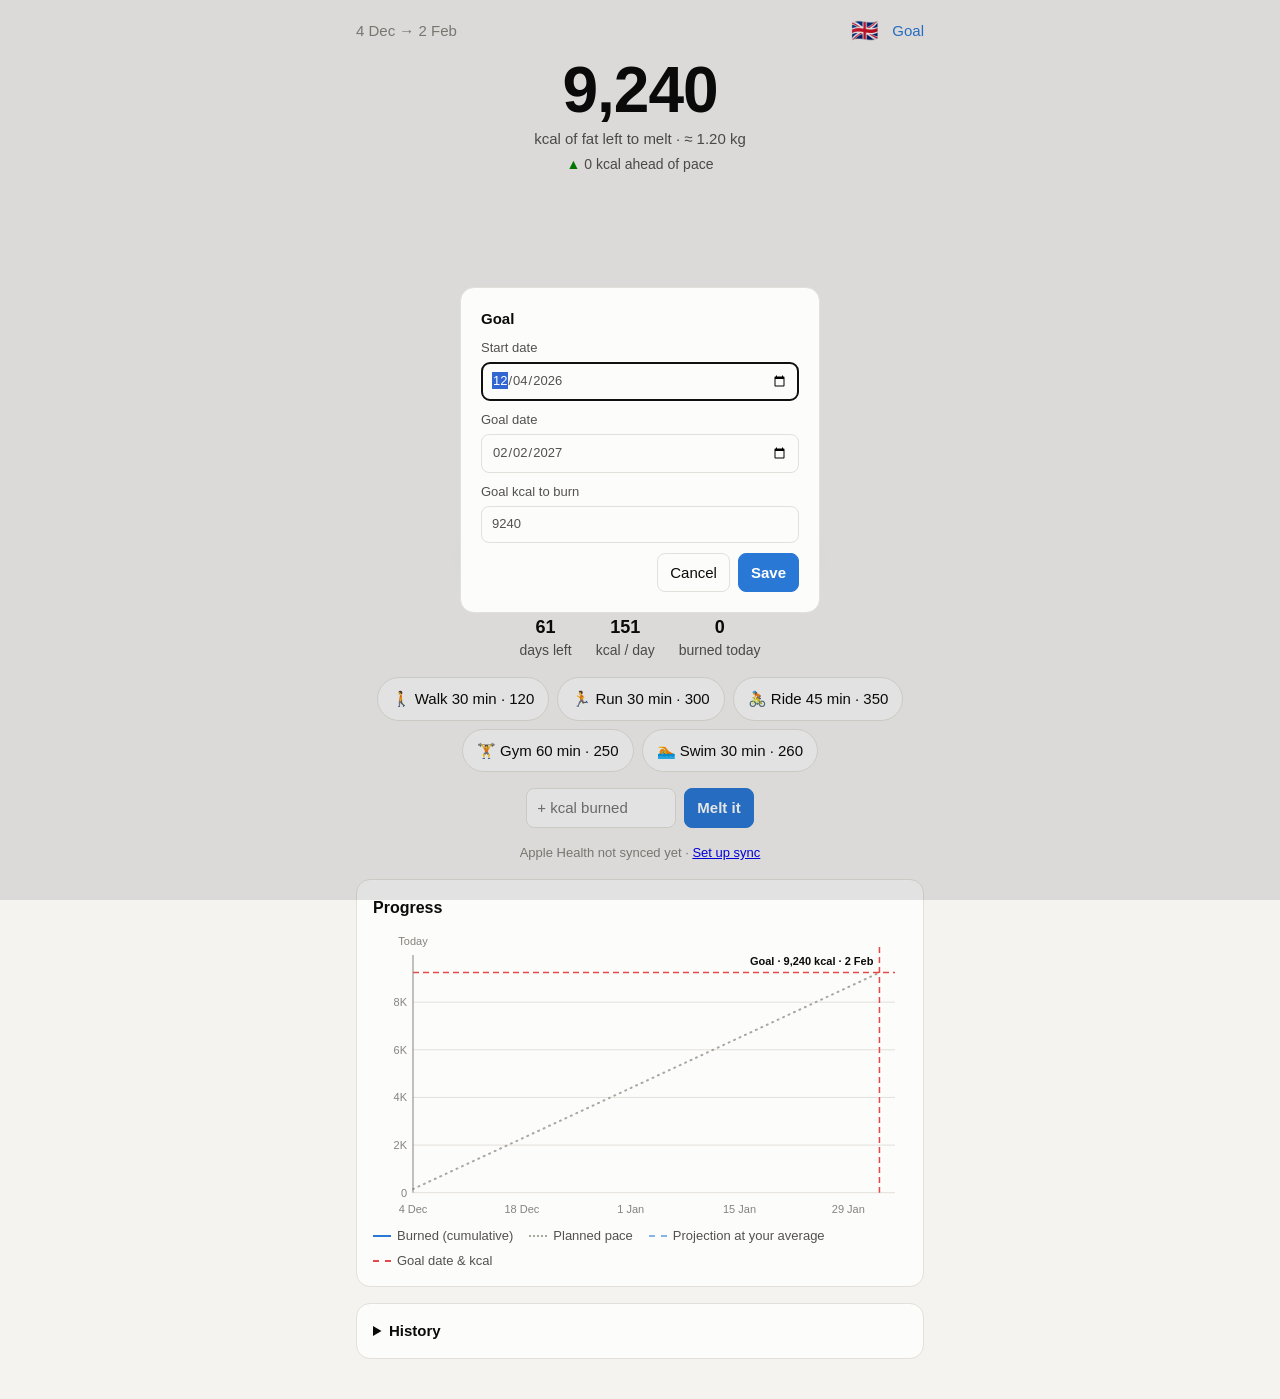
<file: index.html>
<!doctype html>
<html lang="en">
<head>
<meta charset="utf-8">
<meta name="viewport" content="width=device-width, initial-scale=1, viewport-fit=cover">
<title>Burn Goal</title>
<link rel="stylesheet" href="style.css">
</head>
<body>
<main class="app">
  <div class="top">
    <span id="range" class="muted"></span>
    <div class="top-actions">
      <label class="lang"><span id="lang-flag" aria-hidden="true"></span><select id="lang" data-i18n-aria-label="language"></select></label>
      <button class="link" id="open-settings" data-i18n="goal">Goal</button>
    </div>
  </div>

  <section class="count">
    <div class="big num" id="left-num"></div>
    <div class="sub" id="left-sub"></div>
    <div id="status" class="status"></div>
  </section>

  <div id="fat" class="fat"></div>

  <div class="facts">
    <div><b class="num" id="days-left"></b><span data-i18n="daysLeft">days left</span></div>
    <div><b class="num" id="per-day"></b><span data-i18n="perDay">kcal / day</span></div>
    <div><b class="num" id="today-kcal"></b><span data-i18n="burnedToday">burned today</span></div>
  </div>

  <div class="chips" id="chips"></div>
  <form class="custom" id="custom-form">
    <input type="number" name="kcal" placeholder="+ kcal burned" min="1" inputmode="numeric" required aria-label="Add kcal burned by hand"
           data-i18n-placeholder="addPlaceholder" data-i18n-aria-label="addLabel">
    <button class="primary" data-i18n="meltIt">Melt it</button>
  </form>
  <p class="sync muted" id="sync-info"></p>

  <section class="card">
    <h2 data-i18n="progress">Progress</h2>
    <div class="chart-wrap" id="chart"></div>
    <div class="legend">
      <span><i class="key burned"></i><span data-i18n="legendBurned">Burned (cumulative)</span></span>
      <span><i class="key pace"></i><span data-i18n="legendPace">Planned pace</span></span>
      <span><i class="key projection"></i><span data-i18n="legendProjection">Projection at your average</span></span>
      <span><i class="key goal"></i><span data-i18n="legendGoal">Goal date &amp; kcal</span></span>
    </div>
  </section>

  <details class="card history">
    <summary data-i18n="history">History</summary>
    <ul id="history"></ul>
  </details>
</main>

<dialog id="settings">
  <form method="dialog" id="settings-form">
    <strong data-i18n="goal">Goal</strong>
    <label><span data-i18n="startDate">Start date</span> <input type="date" name="startDate" required></label>
    <label><span data-i18n="goalDate">Goal date</span> <input type="date" name="goalDate" required></label>
    <label><span data-i18n="goalKcal">Goal kcal to burn</span> <input type="number" name="goalKcal" min="1" step="1" required></label>
    <div class="actions">
      <button value="cancel" formnovalidate data-i18n="cancel">Cancel</button>
      <button class="primary" value="save" data-i18n="save">Save</button>
    </div>
  </form>
</dialog>

<div class="toast" id="toast" role="status" aria-live="polite"></div>
<script type="module" src="src/app.js"></script>
</body>
</html>
</file>
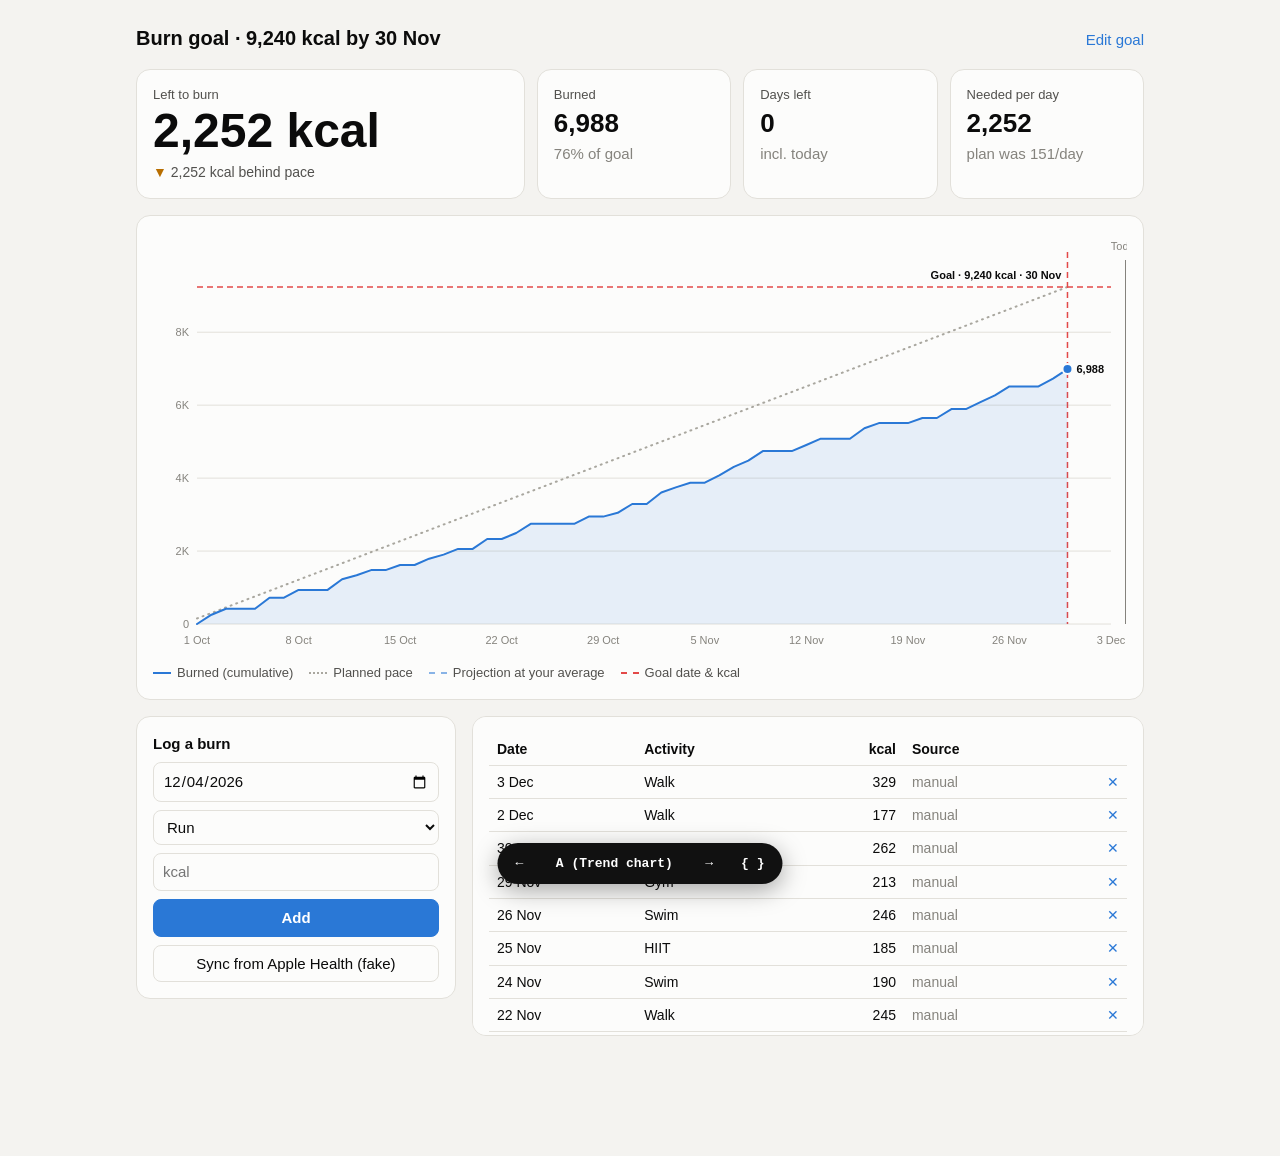
<file: prototype-burn-ui.html>
<!doctype html>
<!--
  PROTOTYPE — throwaway. Do not build on this file.
  Question: "What should the kcal-burn-to-goal visualizer look like?"
  Plan: three structurally different variants on one page, switchable via ?variant=A|B|C
        and the floating bottom bar (or ← / → keys).
    A — Trend chart   (cumulative line plot, red dashed goal date + goal kcal)
    B — Melting fat   (a block of fat that shrinks as you burn; quick-add chips)
    C — Day grid      (calendar of days to the goal; today's target first; tap a day to log)
  State is in memory only (reload = reset to seed data). "Apple Health" sync is a FAKE stub.
  Run: double-click this file, or `python3 -m http.server` and open /prototype-burn-ui.html
-->
<html lang="en">
<head>
<meta charset="utf-8">
<meta name="viewport" content="width=device-width, initial-scale=1">
<title>Burn Goal Prototype</title>
<style>
  :root {
    color-scheme: light;
    --surface-0: #f4f3f0;
    --surface-1: #fcfcfb;
    --surface-2: #efeee9;
    --border: #e2e0da;
    --text-primary: #0b0b0b;
    --text-secondary: #52514e;
    --text-muted: #85837d;
    --series-1: #2a78d6;
    --series-1-wash: rgba(42,120,214,.10);
    --pace: #a9a79f;
    --goal: #e34948;
    --good: #008300;
    --warn: #b86e00;
    --seq-0: #efeee9; --seq-1: #cde2fb; --seq-2: #86b6ef; --seq-3: #3987e5; --seq-4: #1c5cab;
    --fat: #f7e4a4; --fat-edge: #e0c066; --fat-shade: #efd27f; --fat-marble: #fff4cf;
    --heat-a: rgba(235,104,52,.28); --heat-b: rgba(235,104,52,0);
  }
  @media (prefers-color-scheme: dark) {
    :root:not([data-theme="light"]) {
      color-scheme: dark;
      --surface-0: #121211; --surface-1: #1a1a19; --surface-2: #252523; --border: #34332f;
      --text-primary: #f0efec; --text-secondary: #c3c2b7; --text-muted: #8f8d85;
      --series-1: #3987e5; --series-1-wash: rgba(57,135,229,.14); --pace: #6c6a63;
      --goal: #e66767; --good: #3fae3f; --warn: #e0a030;
      --seq-0: #252523; --seq-1: #184f95; --seq-2: #256abf; --seq-3: #3987e5; --seq-4: #86b6ef;
      --fat: #e9cf7f; --fat-edge: #c9a645; --fat-shade: #d9b95e; --fat-marble: #f6e3a8;
      --heat-a: rgba(217,89,38,.35); --heat-b: rgba(217,89,38,0);
    }
  }
  :root[data-theme="dark"] {
    color-scheme: dark;
    --surface-0: #121211; --surface-1: #1a1a19; --surface-2: #252523; --border: #34332f;
    --text-primary: #f0efec; --text-secondary: #c3c2b7; --text-muted: #8f8d85;
    --series-1: #3987e5; --series-1-wash: rgba(57,135,229,.14); --pace: #6c6a63;
    --goal: #e66767; --good: #3fae3f; --warn: #e0a030;
    --seq-0: #252523; --seq-1: #184f95; --seq-2: #256abf; --seq-3: #3987e5; --seq-4: #86b6ef;
    --fat: #e9cf7f; --fat-edge: #c9a645; --fat-shade: #d9b95e; --fat-marble: #f6e3a8;
    --heat-a: rgba(217,89,38,.35); --heat-b: rgba(217,89,38,0);
  }
  * { box-sizing: border-box; }
  body { margin: 0; background: var(--surface-0); color: var(--text-primary);
         font: 15px/1.45 -apple-system, BlinkMacSystemFont, "Segoe UI", Roboto, sans-serif;
         padding-bottom: 96px; }
  button, input, select { font: inherit; color: inherit; }
  input, select { background: var(--surface-1); border: 1px solid var(--border); border-radius: 8px; padding: 7px 9px; min-width: 0; }
  button { cursor: pointer; border: 1px solid var(--border); background: var(--surface-1); border-radius: 8px; padding: 7px 12px; }
  button.primary { background: var(--series-1); border-color: var(--series-1); color: #fff; font-weight: 600; }
  button.link { border: 0; background: none; padding: 0; color: var(--series-1); }
  .muted { color: var(--text-muted); }
  .secondary { color: var(--text-secondary); }
  .num { font-variant-numeric: tabular-nums; }
  .card { background: var(--surface-1); border: 1px solid var(--border); border-radius: 14px; padding: 16px; }

  /* ---------- Variant A: Trend chart ---------- */
  .va { max-width: 1040px; margin: 0 auto; padding: 24px 16px; display: grid; gap: 16px; }
  .va header { display: flex; justify-content: space-between; align-items: baseline; gap: 12px; flex-wrap: wrap; }
  .va h1 { margin: 0; font-size: 20px; }
  .va .tiles { display: grid; grid-template-columns: 2fr 1fr 1fr 1fr; gap: 12px; }
  .va .tile .label { color: var(--text-secondary); font-size: 13px; }
  .va .tile .value { font-size: 26px; font-weight: 600; }
  .va .tile.hero .value { font-size: 48px; line-height: 1.1; }
  .va .status { font-size: 14px; margin-top: 4px; }
  .va .chart-wrap { position: relative; }
  .va svg text { fill: var(--text-muted); font-size: 11px; }
  .va .tip { position: absolute; pointer-events: none; background: var(--surface-1); border: 1px solid var(--border);
             border-radius: 8px; padding: 8px 10px; font-size: 13px; box-shadow: 0 4px 16px rgba(0,0,0,.12); white-space: nowrap; display: none; }
  .va .legend { display: flex; gap: 16px; flex-wrap: wrap; font-size: 13px; color: var(--text-secondary); margin-top: 6px; }
  .va .legend i { display: inline-block; width: 18px; height: 0; vertical-align: middle; margin-right: 6px; border-top: 2px solid; }
  .va .bottom { display: grid; grid-template-columns: 320px 1fr; gap: 16px; align-items: start; }
  .va form { display: grid; gap: 8px; }
  .va table { width: 100%; border-collapse: collapse; font-size: 14px; }
  .va th, .va td { text-align: left; padding: 6px 8px; border-bottom: 1px solid var(--border); }
  .va td.r, .va th.r { text-align: right; }
  .va .log { max-height: 320px; overflow: auto; }
  @media (max-width: 760px) {
    .va .tiles { grid-template-columns: 1fr 1fr; } .va .tile.hero { grid-column: 1 / -1; }
    .va .bottom { grid-template-columns: 1fr; }
  }

  /* ---------- Variant B: Melting fat ---------- */
  .vb { display: flex; flex-direction: column; align-items: center; padding: 20px 16px; }
  .vb #vb-fat { width: min(420px, 100%); background: radial-gradient(ellipse 60% 22% at 50% 90%, var(--heat-a), var(--heat-b) 75%); }
  .vb .top { width: 100%; max-width: 560px; display: flex; justify-content: space-between; align-items: center; }
  .vb .count { text-align: center; margin-top: 8px; }
  .vb .count .big { font-size: 64px; font-weight: 700; line-height: 1; letter-spacing: -1px; }
  .vb .count .sub { color: var(--text-secondary); margin-top: 6px; }
  .vb svg { width: min(420px, 100%); height: auto; display: block; }
  .vb .facts { display: flex; gap: 24px; justify-content: center; flex-wrap: wrap; color: var(--text-secondary); font-size: 14px; }
  .vb .facts b { color: var(--text-primary); font-size: 18px; display: block; text-align: center; }
  .vb .chips { display: flex; gap: 8px; flex-wrap: wrap; justify-content: center; max-width: 560px; margin-top: 18px; }
  .vb .chips button { border-radius: 999px; padding: 10px 14px; background: var(--surface-1); }
  .vb .chips button:active { transform: scale(.96); }
  .vb .custom { display: flex; gap: 8px; margin-top: 10px; justify-content: center; flex-wrap: wrap; }
  .vb .custom input { width: 110px; }
  .vb .last { margin-top: 12px; font-size: 13px; color: var(--text-muted); text-align: center; }
  .drip { transform-box: fill-box; transform-origin: 50% 0; animation: drip 2.6s ease-in-out infinite; }
  .drop { transform-box: fill-box; animation: fall 2.2s ease-in infinite; }
  @keyframes drip { 0%,100% { transform: scaleY(.55); } 50% { transform: scaleY(1.15); } }
  @keyframes fall { 0% { transform: translateY(0); opacity: 0; } 15% { opacity: 1; } 85% { opacity: 1; } 100% { transform: translateY(var(--fall, 60px)); opacity: 0; } }
  .vb .toast { position: fixed; top: 18px; left: 50%; transform: translateX(-50%); background: var(--text-primary); color: var(--surface-1);
               padding: 8px 14px; border-radius: 999px; font-weight: 600; opacity: 0; transition: opacity .3s; pointer-events: none; }

  /* ---------- Variant C: Day grid ---------- */
  .vc { max-width: 560px; margin: 0 auto; padding: 20px 16px; display: grid; gap: 14px; }
  .vc .today .row { display: flex; justify-content: space-between; align-items: baseline; gap: 8px; }
  .vc .today .big { font-size: 40px; font-weight: 700; }
  .vc .meter { height: 10px; background: var(--seq-1); border-radius: 999px; overflow: hidden; margin: 10px 0 6px; }
  .vc .meter > div { height: 100%; background: var(--series-1); border-radius: 999px; }
  .vc .grid { display: grid; grid-template-columns: repeat(7, 1fr); gap: 4px; }
  .vc .dow { font-size: 11px; color: var(--text-muted); text-align: center; }
  .vc .cell { aspect-ratio: 1; border-radius: 8px; padding: 4px; font-size: 11px; display: flex; flex-direction: column;
              justify-content: space-between; border: 2px solid transparent; position: relative; cursor: default; background: transparent; text-align: left; }
  .vc .cell.past, .vc .cell.isToday { cursor: pointer; }
  .vc .cell.future { border: 1px dashed var(--border); color: var(--text-muted); }
  .vc .cell.isToday { border-color: var(--text-primary); }
  .vc .cell.goal { border: 2px solid var(--goal); }
  .vc .cell.sel { outline: 3px solid var(--series-1); outline-offset: 1px; }
  .vc .cell .d { font-weight: 600; }
  .vc .cell .k { font-variant-numeric: tabular-nums; }
  .vc .legend { display: flex; gap: 10px; align-items: center; font-size: 12px; color: var(--text-secondary); flex-wrap: wrap; }
  .vc .legend span { display: inline-flex; align-items: center; gap: 4px; }
  .vc .legend i { width: 14px; height: 14px; border-radius: 4px; display: inline-block; }
  .vc .day form { display: grid; grid-template-columns: 1fr 90px auto; gap: 8px; margin-top: 10px; }
  .vc .day ul { list-style: none; padding: 0; margin: 8px 0 0; }
  .vc .day li { display: flex; justify-content: space-between; padding: 6px 0; border-bottom: 1px solid var(--border); font-size: 14px; }

  /* ---------- Shared: settings dialog ---------- */
  dialog { border: 1px solid var(--border); border-radius: 14px; background: var(--surface-1); color: var(--text-primary); padding: 20px; width: min(360px, calc(100vw - 32px)); }
  dialog form { display: grid; gap: 10px; }
  dialog label { display: grid; gap: 4px; font-size: 13px; color: var(--text-secondary); }

  /* ---------- Prototype switcher (not part of any design) ---------- */
  #proto-bar { position: fixed; bottom: 16px; left: 50%; transform: translateX(-50%); z-index: 1000;
               display: flex; align-items: center; gap: 4px; background: #111; color: #fff; border-radius: 999px;
               padding: 6px; box-shadow: 0 6px 24px rgba(0,0,0,.35); font: 600 13px/1 ui-monospace, Menlo, monospace; }
  #proto-bar button { background: transparent; border: 0; color: #fff; padding: 8px 12px; border-radius: 999px; }
  #proto-bar button:hover { background: #333; }
  #proto-bar .label { padding: 0 8px; min-width: 150px; text-align: center; white-space: nowrap; }
  #proto-bar button { white-space: nowrap; }
  #proto-state { position: fixed; bottom: 70px; left: 50%; transform: translateX(-50%); z-index: 1000; display: none;
                 background: #111; color: #9fe39f; font: 12px/1.4 ui-monospace, Menlo, monospace; padding: 12px 14px;
                 border-radius: 12px; max-height: 50vh; overflow: auto; width: min(460px, calc(100vw - 32px)); white-space: pre; }
</style>
</head>
<body>
<div id="app"></div>

<dialog id="settings">
  <form method="dialog" id="settings-form">
    <strong>Goal</strong>
    <label>Start date <input type="date" name="startDate" required></label>
    <label>Goal date <input type="date" name="goalDate" required></label>
    <label>Goal kcal to burn <input type="number" name="goalKcal" min="1" step="10" required></label>
    <div style="display:flex; gap:8px; justify-content:flex-end">
      <button value="cancel" formnovalidate>Cancel</button>
      <button class="primary" value="save">Save</button>
    </div>
  </form>
</dialog>

<div id="proto-state"></div>
<div id="proto-bar">
  <button id="pb-prev" title="Previous variant (←)">←</button>
  <span class="label" id="pb-label"></span>
  <button id="pb-next" title="Next variant (→)">→</button>
  <button id="pb-state" title="Show in-memory state">{ }</button>
</div>

<script>
// ================= State (in memory only) =================
const DAY = 864e5;
const pad = n => String(n).padStart(2, '0');
const toUTC = s => { const [y, m, d] = s.split('-').map(Number); return Date.UTC(y, m - 1, d); };
const fromUTC = t => new Date(t).toISOString().slice(0, 10);
const addDays = (s, n) => fromUTC(toUTC(s) + n * DAY);
const diffDays = (a, b) => Math.round((toUTC(b) - toUTC(a)) / DAY);
const TODAY = (() => { const d = new Date(); return `${d.getFullYear()}-${pad(d.getMonth() + 1)}-${pad(d.getDate())}`; })();
const MON = ['Jan','Feb','Mar','Apr','May','Jun','Jul','Aug','Sep','Oct','Nov','Dec'];
const fmtDate = s => { const d = new Date(toUTC(s)); return `${d.getUTCDate()} ${MON[d.getUTCMonth()]}`; };
const fmt = n => Math.round(n).toLocaleString('en-US');
const KCAL_PER_KG_FAT = 7700;

function rng(seed) { return () => { seed |= 0; seed = seed + 0x6D2B79F5 | 0; let t = Math.imul(seed ^ seed >>> 15, 1 | seed);
  t = t + Math.imul(t ^ t >>> 7, 61 | t) ^ t; return ((t ^ t >>> 14) >>> 0) / 4294967296; }; }

const ACTIVITIES = ['Run', 'Walk', 'Cycling', 'Gym', 'Swim', 'HIIT'];
let nextId = 1;
function seedEntries(start) {
  const r = rng(42), out = [];
  for (let d = start; d < TODAY; d = addDays(d, 1)) {
    if (r() < 0.6) out.push({ id: nextId++, date: d, activity: ACTIVITIES[Math.floor(r() * ACTIVITIES.length)],
                              kcal: Math.round(100 + r() * 230), source: 'manual' });
  }
  return out;
}

const S = { startDate: '2026-10-01', goalDate: '2026-11-30', goalKcal: 9240, entries: [] };
S.entries = seedEntries(S.startDate);

function derive() {
  const inRange = S.entries.filter(e => e.date >= S.startDate && e.date <= S.goalDate);
  const byDay = {};
  for (const e of inRange) byDay[e.date] = (byDay[e.date] || 0) + e.kcal;
  const burned = inRange.reduce((a, e) => a + e.kcal, 0);
  const left = Math.max(0, S.goalKcal - burned);
  const totalDays = diffDays(S.startDate, S.goalDate) + 1;
  const daysDone = Math.max(0, Math.min(totalDays, diffDays(S.startDate, TODAY)));   // full days before today
  const daysLeft = Math.max(0, diffDays(TODAY, S.goalDate) + 1);                       // incl. today
  const pace = S.goalKcal / totalDays;                                                  // original plan, kcal/day
  const neededPerDay = daysLeft ? left / daysLeft : left;
  const expected = pace * daysDone;
  const delta = burned - expected;                                                      // + ahead, - behind
  const avg = daysDone ? burned / daysDone : 0;
  const projected = burned + avg * daysLeft;
  const finishDate = avg > 0 ? addDays(TODAY, Math.ceil(left / avg)) : null;
  const todayBurned = byDay[TODAY] || 0;
  return { byDay, burned, left, totalDays, daysDone, daysLeft, pace, neededPerDay, expected, delta, avg, projected, finishDate, todayBurned };
}

function addEntry(e) { S.entries.push({ id: nextId++, source: 'manual', ...e }); render(); }
function removeEntry(id) { S.entries = S.entries.filter(e => e.id !== id); render(); }

// FAKE Apple Health sync: invents Watch workouts for empty days. Real HealthKit is not reachable from a web page.
function fakeHealthSync() {
  const r = rng(Date.now() % 100000), have = new Set(S.entries.map(e => e.date));
  let added = 0;
  for (let d = S.startDate; d <= TODAY && d <= S.goalDate; d = addDays(d, 1)) {
    if (!have.has(d) && r() < 0.55) {
      S.entries.push({ id: nextId++, date: d, activity: 'Watch workout', kcal: Math.round(90 + r() * 260), source: 'health' });
      added++;
    }
  }
  render();
  return added;
}

const statusText = D => D.delta >= 0
  ? { icon: '▲', cls: 'good', text: `${fmt(D.delta)} kcal ahead of pace` }
  : { icon: '▼', cls: 'warn', text: `${fmt(-D.delta)} kcal behind pace` };

function openSettings() {
  const dlg = document.getElementById('settings'), f = document.getElementById('settings-form');
  f.startDate.value = S.startDate; f.goalDate.value = S.goalDate; f.goalKcal.value = S.goalKcal;
  dlg.returnValue = '';
  dlg.onclose = () => {
    if (dlg.returnValue !== 'save') return;
    S.startDate = f.startDate.value; S.goalDate = f.goalDate.value; S.goalKcal = Number(f.goalKcal.value);
    render();
  };
  dlg.showModal();
}

// ================= Variant A — Trend chart =================
function VariantA(D) {
  const st = statusText(D);
  const rows = [...S.entries].sort((a, b) => b.date.localeCompare(a.date) || b.id - a.id);
  return `
  <div class="va">
    <header>
      <h1>Burn goal · ${fmt(S.goalKcal)} kcal by ${fmtDate(S.goalDate)}</h1>
      <button class="link" data-act="settings">Edit goal</button>
    </header>
    <div class="tiles">
      <div class="card tile hero"><div class="label">Left to burn</div><div class="value num">${fmt(D.left)} kcal</div>
        <div class="status" style="color:var(--${st.cls})">${st.icon} <span style="color:var(--text-secondary)">${st.text}</span></div></div>
      <div class="card tile"><div class="label">Burned</div><div class="value num">${fmt(D.burned)}</div><div class="muted">${Math.round(D.burned / S.goalKcal * 100)}% of goal</div></div>
      <div class="card tile"><div class="label">Days left</div><div class="value num">${D.daysLeft}</div><div class="muted">incl. today</div></div>
      <div class="card tile"><div class="label">Needed per day</div><div class="value num">${fmt(D.neededPerDay)}</div><div class="muted">plan was ${fmt(D.pace)}/day</div></div>
    </div>
    <div class="card">
      <div class="chart-wrap" id="va-chart"></div>
      <div class="legend">
        <span><i style="border-color:var(--series-1)"></i>Burned (cumulative)</span>
        <span><i style="border-color:var(--pace); border-top-style:dotted"></i>Planned pace</span>
        <span><i style="border-color:var(--series-1); border-top-style:dashed; opacity:.55"></i>Projection at your average</span>
        <span><i style="border-color:var(--goal); border-top-style:dashed"></i>Goal date &amp; kcal</span>
      </div>
    </div>
    <div class="bottom">
      <div class="card">
        <form id="va-form">
          <strong>Log a burn</strong>
          <input type="date" name="date" value="${TODAY}" max="${TODAY}" required>
          <select name="activity">${ACTIVITIES.map(a => `<option>${a}</option>`).join('')}<option>Other</option></select>
          <input type="number" name="kcal" placeholder="kcal" min="1" required>
          <button class="primary">Add</button>
          <button type="button" data-act="health">Sync from Apple Health (fake)</button>
        </form>
      </div>
      <div class="card log">
        <table><thead><tr><th>Date</th><th>Activity</th><th class="r">kcal</th><th>Source</th><th></th></tr></thead>
        <tbody>${rows.map(e => `<tr><td>${fmtDate(e.date)}</td><td>${e.activity}</td><td class="r num">${fmt(e.kcal)}</td>
          <td class="muted">${e.source === 'health' ? 'Health' : 'manual'}</td>
          <td class="r"><button class="link" data-del="${e.id}" title="Delete">✕</button></td></tr>`).join('')}</tbody></table>
      </div>
    </div>
  </div>`;
}

function niceStep(max, n = 5) { const raw = max / n, p = 10 ** Math.floor(Math.log10(raw)), m = raw / p;
  return (m <= 1 ? 1 : m <= 2 ? 2 : m <= 2.5 ? 2.5 : m <= 5 ? 5 : 10) * p; }
const compact = v => v >= 1000 ? (v / 1000).toFixed(v % 1000 ? 1 : 0) + 'K' : String(v);

function mountA(D) {
  const wrap = document.getElementById('va-chart');
  const W = wrap.clientWidth, H = Math.max(260, Math.min(420, W * 0.5));
  const P = { l: 44, r: 16, t: 28, b: 28 }, w = W - P.l - P.r, h = H - P.t - P.b;
  const span = D.totalDays + 2;
  const x = d => P.l + diffDays(S.startDate, d) / span * w;
  const yMax = Math.max(S.goalKcal, D.projected) * 1.08, step = niceStep(yMax);
  const y = v => P.t + h - v / yMax * h;

  const lastDay = TODAY < S.goalDate ? TODAY : S.goalDate;
  const pts = []; let cum = 0;
  for (let d = S.startDate; d <= lastDay; d = addDays(d, 1)) { cum += D.byDay[d] || 0; pts.push({ d, cum, day: D.byDay[d] || 0 }); }
  const line = pts.map((p, i) => `${i ? 'L' : 'M'}${x(p.d).toFixed(1)},${y(p.cum).toFixed(1)}`).join('');
  const area = pts.length ? `${line}L${x(pts.at(-1).d)},${y(0)}L${x(pts[0].d)},${y(0)}Z` : '';
  const last = pts.at(-1);

  let grid = '';
  for (let v = 0; v <= yMax; v += step) grid += `<line x1="${P.l}" x2="${W - P.r}" y1="${y(v)}" y2="${y(v)}" stroke="var(--border)"/><text x="${P.l - 8}" y="${y(v) + 4}" text-anchor="end">${compact(v)}</text>`;
  let xt = '';
  for (let i = 0; i <= span; i += 7) { const d = addDays(S.startDate, i); xt += `<text x="${x(d)}" y="${H - 8}" text-anchor="middle">${fmtDate(d)}</text>`; }

  const gx = x(S.goalDate), gy = y(S.goalKcal);
  wrap.innerHTML = `
  <svg width="${W}" height="${H}" role="img" aria-label="Cumulative kcal burned vs goal">
    ${grid}${xt}
    <line x1="${x(S.startDate)}" y1="${y(D.pace)}" x2="${gx}" y2="${gy}" stroke="var(--pace)" stroke-width="2" stroke-dasharray="1 5" stroke-linecap="round"/>
    ${last && TODAY < S.goalDate ? `<line x1="${x(last.d)}" y1="${y(last.cum)}" x2="${gx}" y2="${y(D.projected)}" stroke="var(--series-1)" stroke-opacity=".55" stroke-width="2" stroke-dasharray="6 5"/>` : ''}
    <line x1="${P.l}" x2="${W - P.r}" y1="${gy}" y2="${gy}" stroke="var(--goal)" stroke-width="1.5" stroke-dasharray="6 4"/>
    <line x1="${gx}" x2="${gx}" y1="${P.t - 8}" y2="${P.t + h}" stroke="var(--goal)" stroke-width="1.5" stroke-dasharray="6 4"/>
    <text x="${gx - 6}" y="${gy - 8}" text-anchor="end" style="fill:var(--text-primary);font-weight:600">Goal · ${fmt(S.goalKcal)} kcal · ${fmtDate(S.goalDate)}</text>
    <line x1="${x(TODAY)}" x2="${x(TODAY)}" y1="${P.t}" y2="${P.t + h}" stroke="var(--text-muted)" stroke-width="1"/>
    <text x="${x(TODAY)}" y="${P.t - 10}" text-anchor="middle">Today</text>
    <path d="${area}" fill="var(--series-1-wash)"/>
    <path d="${line}" fill="none" stroke="var(--series-1)" stroke-width="2" stroke-linejoin="round" stroke-linecap="round"/>
    ${last ? `<circle cx="${x(last.d)}" cy="${y(last.cum)}" r="5" fill="var(--series-1)" stroke="var(--surface-1)" stroke-width="2"/>
      <text x="${x(last.d) + 9}" y="${y(last.cum) + 4}" style="fill:var(--text-primary);font-weight:600">${fmt(last.cum)}</text>` : ''}
    <line id="va-x" y1="${P.t}" y2="${P.t + h}" stroke="var(--text-muted)" stroke-width="1" visibility="hidden"/>
    <circle id="va-dot" r="5" fill="var(--series-1)" stroke="var(--surface-1)" stroke-width="2" visibility="hidden"/>
    <rect id="va-hit" x="${P.l}" y="${P.t}" width="${w}" height="${h}" fill="transparent"/>
  </svg><div class="tip" id="va-tip"></div>`;

  const hit = document.getElementById('va-hit'), xl = document.getElementById('va-x'), dot = document.getElementById('va-dot'), tip = document.getElementById('va-tip');
  hit.onmousemove = ev => {
    const mx = ev.clientX - wrap.getBoundingClientRect().left;
    const i = Math.round((mx - P.l) / w * span), d = addDays(S.startDate, Math.max(0, Math.min(D.totalDays - 1, i)));
    const p = pts.find(p => p.d === d), px = x(d);
    xl.setAttribute('x1', px); xl.setAttribute('x2', px); xl.setAttribute('visibility', 'visible');
    if (p) { dot.setAttribute('cx', px); dot.setAttribute('cy', y(p.cum)); dot.setAttribute('visibility', 'visible'); } else dot.setAttribute('visibility', 'hidden');
    const plan = D.pace * (diffDays(S.startDate, d) + 1);
    tip.innerHTML = `<b>${fmtDate(d)}</b><br>` + (p ? `That day: <b class="num">${fmt(p.day)}</b> kcal<br>Total: <b class="num">${fmt(p.cum)}</b> kcal<br>` : `<span class="muted">future</span><br>`) +
      `<span class="muted">Plan: ${fmt(plan)} kcal</span>`;
    tip.style.display = 'block';
    tip.style.left = Math.min(px + 12, W - tip.offsetWidth - 4) + 'px'; tip.style.top = (P.t + 8) + 'px';
  };
  hit.onmouseleave = () => { xl.setAttribute('visibility', 'hidden'); dot.setAttribute('visibility', 'hidden'); tip.style.display = 'none'; };

  document.getElementById('va-form').onsubmit = ev => {
    ev.preventDefault(); const f = ev.target;
    addEntry({ date: f.date.value, activity: f.activity.value, kcal: Number(f.kcal.value) });
  };
}

// ================= Variant B — Melting fat block =================
const QUICK = [
  { label: '🚶 Walk 30 min', activity: 'Walk', kcal: 120 },
  { label: '🏃 Run 30 min', activity: 'Run', kcal: 300 },
  { label: '🚴 Ride 45 min', activity: 'Cycling', kcal: 350 },
  { label: '🏋️ Gym 60 min', activity: 'Gym', kcal: 250 },
  { label: '🏊 Swim 30 min', activity: 'Swim', kcal: 260 },
];
let bShown = null;   // displayed "left" value, tweened toward target

function fatSVG(left) {
  const frac = Math.max(0, Math.min(1, left / S.goalKcal));
  const G = 330, W = 210, x0 = 180 - W / 2, x1 = 180 + W / 2, maxH = 240;
  const h = Math.max(0, maxH * frac), top = G - h, r = Math.min(26, h / 2);
  const melt = 1 - frac;
  const puddleRx = 70 + 120 * melt, puddleRy = 8 + 10 * melt;
  // bottom of the block flares out a bit as it melts
  const flare = 6 + 22 * melt;
  const body = h > 1 ? `M${x0 - flare},${G} C${x0},${G - 4} ${x0},${G - 18} ${x0},${Math.max(top + r, G - 18)}
    L${x0},${top + r} Q${x0},${top} ${x0 + r},${top} L${x1 - r},${top} Q${x1},${top} ${x1},${top + r}
    L${x1},${Math.max(top + r, G - 18)} C${x1},${G - 18} ${x1},${G - 4} ${x1 + flare},${G} Z` : '';
  const face = h > 70 ? (() => {
    const fy = top + Math.min(70, h * 0.35), worried = melt > 0.5;
    return `<circle cx="150" cy="${fy}" r="6" fill="#3a2f12"/><circle cx="210" cy="${fy}" r="6" fill="#3a2f12"/>
      ${worried ? `<path d="M164,${fy + 26} q16,-12 32,0" stroke="#3a2f12" stroke-width="3" fill="none" stroke-linecap="round"/>`
                : `<path d="M164,${fy + 18} q16,12 32,0" stroke="#3a2f12" stroke-width="3" fill="none" stroke-linecap="round"/>`}
      <path class="drop" style="--fall:${h * 0.5}px" d="M${x1 - 18},${fy - 14} q5,9 0,13 q-5,-4 0,-13Z" fill="#7cc0f0"/>`;
  })() : '';
  const drips = h > 40 ? [0.22, 0.55, 0.8].map((p, i) => {
    const dx = x0 + W * p, len = 18 + 26 * melt + i * 6;
    return `<path class="drip" style="animation-delay:${i * 0.7}s" d="M${dx - 7},${top + 2} L${dx + 7},${top + 2} L${dx + 5},${top + len} a5,5 0 0 1 -10,0 Z" fill="var(--fat-shade)"/>`;
  }).join('') : '';
  const falling = h > 10 ? [x0 - flare + 4, x1 + flare - 4].map((dx, i) =>
    `<circle class="drop" style="--fall:24px; animation-delay:${i * 1.1}s" cx="${dx + (i ? 6 : -6)}" cy="${G - 26}" r="4" fill="var(--fat-shade)"/>`).join('') : '';
  return `
  <svg viewBox="0 0 360 350" role="img" aria-label="${fmt(left)} kcal of fat left">
    <defs><clipPath id="fatclip"><path d="${body}"/></clipPath></defs>
    <rect x="${x0}" y="${G - maxH}" width="${W}" height="${maxH}" rx="26" fill="none" stroke="var(--fat-edge)" stroke-width="1.5" stroke-dasharray="4 6" opacity=".6"/>
    <text x="${x1 + 8}" y="${G - maxH + 12}" style="font-size:11px;fill:var(--text-muted)">${fmt(S.goalKcal)}</text>
    <ellipse cx="180" cy="${G + 2}" rx="${puddleRx}" ry="${puddleRy}" fill="var(--fat)" opacity=".85"/>
    <ellipse cx="180" cy="${G}" rx="${puddleRx * 0.6}" ry="${puddleRy * 0.45}" fill="var(--fat-marble)" opacity=".7"/>
    ${body ? `<path d="${body}" fill="var(--fat)" stroke="var(--fat-edge)" stroke-width="2"/>
    <g clip-path="url(#fatclip)" fill="none" stroke="var(--fat-marble)" stroke-width="7" stroke-linecap="round" opacity=".9">
      <path d="M${x0 - 10},${G - 60} q50,-30 100,-6 t130,-20"/>
      <path d="M${x0 - 10},${G - 150} q60,20 110,-10 t120,8"/>
      <rect x="${x1 - 26}" y="${top}" width="26" height="${h}" fill="var(--fat-shade)" stroke="none" opacity=".55"/>
    </g>${drips}${falling}${face}` : `<text x="180" y="${G - 40}" text-anchor="middle" style="font-size:22px;font-weight:700;fill:var(--text-primary)">All melted! 🎉</text>`}
  </svg>`;
}

function VariantB(D) {
  const last = [...S.entries].sort((a, b) => b.date.localeCompare(a.date) || b.id - a.id)[0];
  return `
  <div class="vb">
    <div class="top"><span class="muted">${fmtDate(S.startDate)} → ${fmtDate(S.goalDate)}</span><button class="link" data-act="settings">Goal</button></div>
    <div class="count"><div class="big num" id="vb-num">${fmt(bShown ?? D.left)}</div>
      <div class="sub">kcal of fat left to melt · ≈ ${(D.left / KCAL_PER_KG_FAT).toFixed(2)} kg</div></div>
    <div id="vb-fat">${fatSVG(bShown ?? D.left)}</div>
    <div class="facts">
      <div><b class="num">${D.daysLeft}</b>days left</div>
      <div><b class="num">${fmt(D.neededPerDay)}</b>kcal / day</div>
      <div><b class="num">${fmt(D.todayBurned)}</b>burned today</div>
    </div>
    <div class="chips">${QUICK.map((q, i) => `<button data-quick="${i}">${q.label} · ${q.kcal}</button>`).join('')}</div>
    <form class="custom" id="vb-form">
      <input type="number" name="kcal" placeholder="other kcal" min="1" required>
      <button class="primary">Melt it</button>
      <button type="button" data-act="health">Sync Health (fake)</button>
    </form>
    <div class="last">${last ? `Last: ${last.activity} · ${fmt(last.kcal)} kcal · ${fmtDate(last.date)}` : 'Nothing logged yet'}</div>
    <div class="toast" id="vb-toast"></div>
  </div>`;
}

function mountB(D) {
  const target = D.left;
  if (bShown === null) bShown = target;
  const from = bShown, t0 = performance.now(), dur = 1100;
  const tick = now => {
    const k = Math.min(1, (now - t0) / dur), e = 1 - (1 - k) ** 3;
    bShown = from + (target - from) * e;
    const fat = document.getElementById('vb-fat'), num = document.getElementById('vb-num');
    if (!fat) return;  // switched away mid-animation
    fat.innerHTML = fatSVG(bShown); num.textContent = fmt(bShown);
    if (k < 1) requestAnimationFrame(tick);
  };
  if (from !== target) requestAnimationFrame(tick);
  const toast = msg => { const t = document.getElementById('vb-toast'); t.textContent = msg; t.style.opacity = 1; setTimeout(() => t.style.opacity = 0, 1400); };
  document.querySelectorAll('[data-quick]').forEach(b => b.onclick = () => {
    const q = QUICK[b.dataset.quick]; addEntry({ date: TODAY, activity: q.activity, kcal: q.kcal }); toast(`−${q.kcal} kcal 🔥`);
  });
  document.getElementById('vb-form').onsubmit = ev => {
    ev.preventDefault(); const k = Number(ev.target.kcal.value);
    addEntry({ date: TODAY, activity: 'Other', kcal: k }); toast(`−${k} kcal 🔥`);
  };
}

// ================= Variant C — Day grid =================
let cSelected = TODAY;
function seqVar(ratio, has) {
  if (!has) return 'var(--seq-0)';
  return ratio < 0.5 ? 'var(--seq-1)' : ratio < 1 ? 'var(--seq-2)' : ratio < 1.5 ? 'var(--seq-3)' : 'var(--seq-4)';
}
function VariantC(D) {
  const st = statusText(D);
  const todayPct = D.neededPerDay ? Math.min(100, D.todayBurned / D.neededPerDay * 100) : 100;
  // weeks Mon..Sun covering start..goal
  const startDow = (new Date(toUTC(S.startDate)).getUTCDay() + 6) % 7;
  const gridStart = addDays(S.startDate, -startDow);
  const cells = [];
  for (let d = gridStart; d <= S.goalDate || (diffDays(gridStart, d) % 7); d = addDays(d, 1)) {
    if (d < S.startDate || d > S.goalDate) { cells.push(`<div></div>`); continue; }
    const burned = D.byDay[d] || 0, past = d < TODAY, isToday = d === TODAY, future = d > TODAY;
    const ratio = burned / D.pace, bg = future ? 'transparent' : seqVar(ratio, burned > 0);
    const dark = !future && burned > 0 && ratio >= 1;
    const dd = new Date(toUTC(d)).getUTCDate();
    cells.push(`<button class="cell ${past ? 'past' : ''} ${isToday ? 'isToday' : ''} ${future ? 'future' : ''} ${d === S.goalDate ? 'goal' : ''} ${d === cSelected ? 'sel' : ''}"
      ${future ? 'disabled' : `data-day="${d}"`} style="background:${bg}; ${dark ? 'color:#fff' : ''}" title="${fmtDate(d)}: ${fmt(burned)} kcal">
      <span class="d">${dd === 1 ? MON[new Date(toUTC(d)).getUTCMonth()] + ' ' : ''}${dd}${d === S.goalDate ? ' 🏁' : ''}</span>
      <span class="k">${future ? fmt(D.neededPerDay) : burned ? fmt(burned) : '–'}</span></button>`);
  }
  const selEntries = S.entries.filter(e => e.date === cSelected);
  return `
  <div class="vc">
    <div class="card today">
      <div class="row"><span class="secondary">Today · ${fmtDate(TODAY)}</span><button class="link" data-act="settings">Goal</button></div>
      <div class="row"><span class="big num">${fmt(D.todayBurned)} <span class="muted" style="font-size:20px;font-weight:500">/ ${fmt(D.neededPerDay)} kcal</span></span></div>
      <div class="meter"><div style="width:${todayPct}%"></div></div>
      <div class="row" style="font-size:14px"><span style="color:var(--${st.cls})">${st.icon} <span class="secondary">${st.text}</span></span>
        <span class="secondary num">${fmt(D.left)} left · ${D.daysLeft} days</span></div>
    </div>
    <div class="card">
      <div class="grid">${['M','T','W','T','F','S','S'].map(x => `<div class="dow">${x}</div>`).join('')}${cells.join('')}</div>
      <div class="legend" style="margin-top:10px">
        <span>vs plan of ${fmt(D.pace)}/day:</span>
        <span><i style="background:var(--seq-0)"></i>none</span><span><i style="background:var(--seq-1)"></i>&lt;50%</span>
        <span><i style="background:var(--seq-2)"></i>&lt;100%</span><span><i style="background:var(--seq-3)"></i>hit</span>
        <span><i style="background:var(--seq-4)"></i>150%+</span><span><i style="border:1px dashed var(--border)"></i>needed/day</span>
      </div>
    </div>
    <div class="card day">
      <strong>${cSelected === TODAY ? 'Today' : fmtDate(cSelected)}</strong> <span class="muted">· ${fmt(D.byDay[cSelected] || 0)} kcal</span>
      <ul>${selEntries.map(e => `<li><span>${e.activity} <span class="muted">${e.source === 'health' ? '· Health' : ''}</span></span>
        <span class="num">${fmt(e.kcal)} <button class="link" data-del="${e.id}">✕</button></span></li>`).join('') || '<li class="muted">No activity logged</li>'}</ul>
      <form id="vc-form">
        <select name="activity">${ACTIVITIES.map(a => `<option>${a}</option>`).join('')}</select>
        <input type="number" name="kcal" placeholder="kcal" min="1" required>
        <button class="primary">Add</button>
      </form>
      <div style="margin-top:10px"><button data-act="health">Sync from Apple Health (fake)</button></div>
    </div>
  </div>`;
}
function mountC() {
  document.querySelectorAll('[data-day]').forEach(b => b.onclick = () => { cSelected = b.dataset.day; render(); });
  document.getElementById('vc-form').onsubmit = ev => {
    ev.preventDefault(); const f = ev.target;
    addEntry({ date: cSelected, activity: f.activity.value, kcal: Number(f.kcal.value) });
  };
}

// ================= Switcher + render =================
const VARIANTS = [
  { key: 'A', name: 'Trend chart', view: VariantA, mount: mountA },
  { key: 'B', name: 'Melting fat', view: VariantB, mount: mountB },
  { key: 'C', name: 'Day grid', view: VariantC, mount: mountC },
];
let current = (new URLSearchParams(location.search).get('variant') || 'A').toUpperCase();
if (!VARIANTS.some(v => v.key === current)) current = 'A';

function setVariant(key) {
  current = key;
  const u = new URL(location.href); u.searchParams.set('variant', key);
  try { history.replaceState(null, '', u); } catch { /* file:// in some browsers */ }
  render();
}
function cycle(dir) { const i = VARIANTS.findIndex(v => v.key === current); setVariant(VARIANTS[(i + dir + VARIANTS.length) % VARIANTS.length].key); }

function render() {
  const D = derive(), V = VARIANTS.find(v => v.key === current);
  document.getElementById('app').innerHTML = V.view(D);
  V.mount(D);
  document.querySelectorAll('[data-act="settings"]').forEach(b => b.onclick = openSettings);
  document.querySelectorAll('[data-act="health"]').forEach(b => b.onclick = () => { const n = fakeHealthSync(); console.log(`fake Health sync added ${n}`); });
  document.querySelectorAll('[data-del]').forEach(b => b.onclick = () => removeEntry(Number(b.dataset.del)));
  document.getElementById('pb-label').textContent = `${V.key} (${V.name})`;
  const { byDay, ...rest } = D;
  document.getElementById('proto-state').textContent = JSON.stringify({
    variant: current, today: TODAY,
    settings: { startDate: S.startDate, goalDate: S.goalDate, goalKcal: S.goalKcal },
    derived: Object.fromEntries(Object.entries(rest).map(([k, v]) => [k, typeof v === 'number' ? Math.round(v) : v])),
    entries: S.entries.length, lastEntries: S.entries.slice(-5),
  }, null, 2);
}

document.getElementById('pb-prev').onclick = () => cycle(-1);
document.getElementById('pb-next').onclick = () => cycle(1);
document.getElementById('pb-state').onclick = () => { const p = document.getElementById('proto-state'); p.style.display = p.style.display === 'block' ? 'none' : 'block'; };
document.addEventListener('keydown', e => {
  const t = e.target;
  if (t.closest && t.closest('input, textarea, select, [contenteditable]')) return;
  if (document.querySelector('dialog[open]')) return;
  if (e.key === 'ArrowLeft') cycle(-1);
  if (e.key === 'ArrowRight') cycle(1);
});
let rt; window.addEventListener('resize', () => { clearTimeout(rt); rt = setTimeout(() => current === 'A' && mountA(derive()), 120); });
render();
</script>
</body>
</html>
</file>
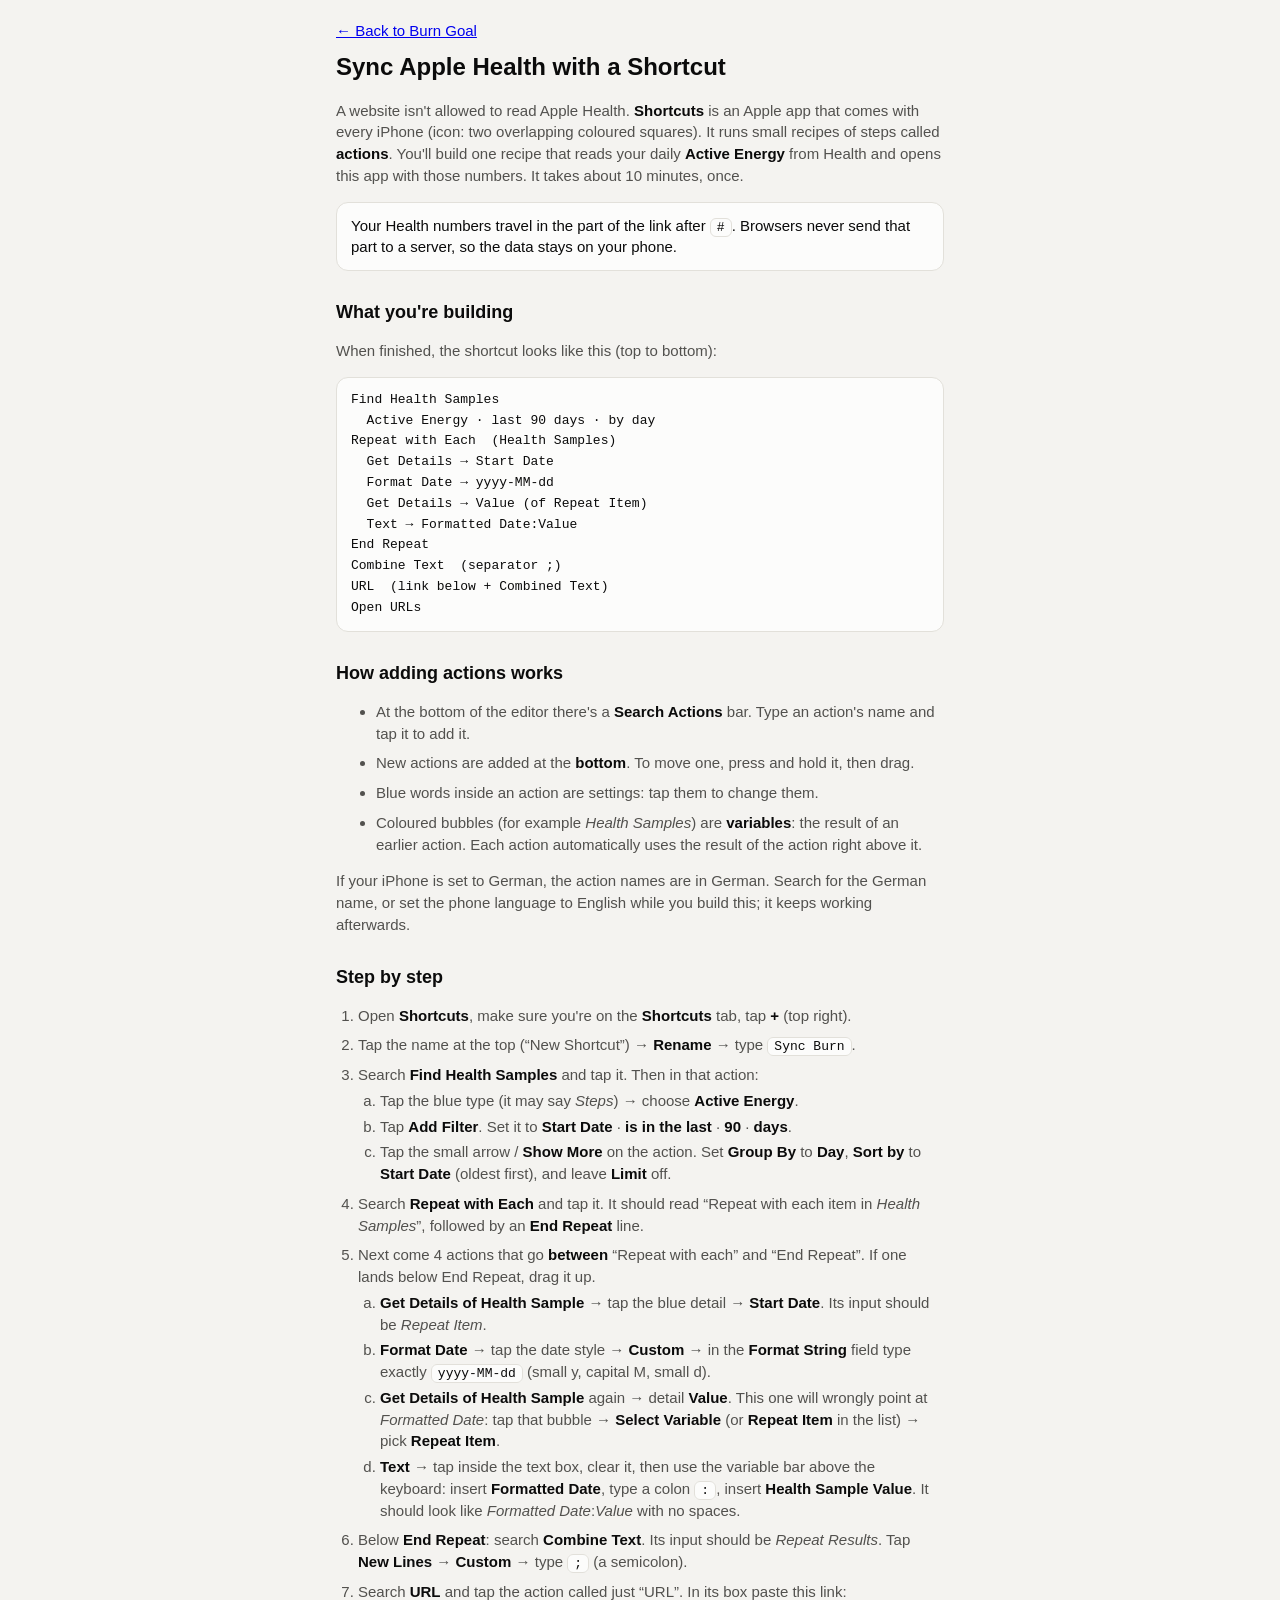
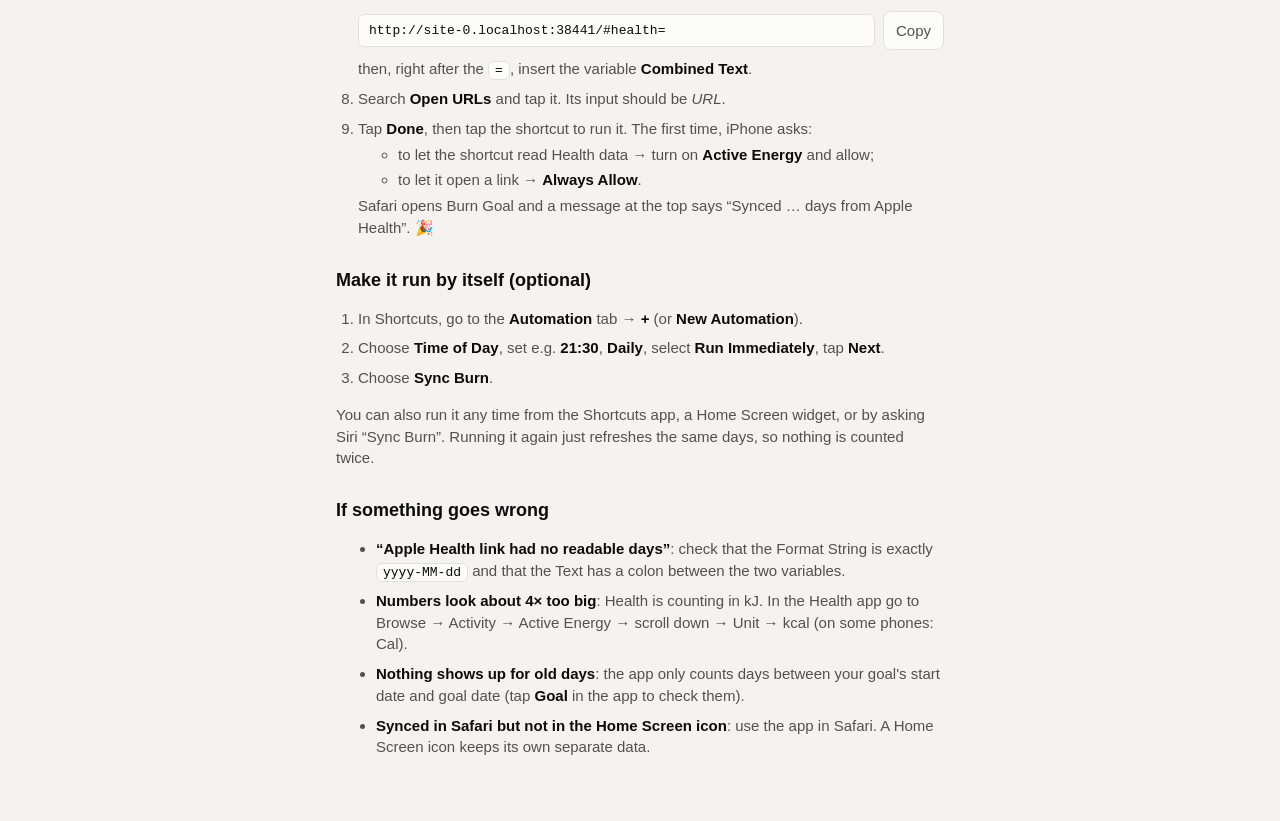
<file: sync-setup.html>
<!doctype html>
<html lang="en">
<head>
<meta charset="utf-8">
<meta name="viewport" content="width=device-width, initial-scale=1, viewport-fit=cover">
<title>Apple Health Sync Setup</title>
<link rel="stylesheet" href="style.css">
<style>
  .guide { max-width: 640px; margin: 0 auto; padding: max(20px, env(safe-area-inset-top)) 16px 48px; }
  .guide h1 { font-size: 24px; margin: 8px 0 4px; }
  .guide h2 { font-size: 18px; margin: 28px 0 8px; }
  .guide p, .guide li { color: var(--text-secondary); }
  .guide b, .guide strong { color: var(--text-primary); }
  .guide ol { padding-left: 22px; }
  .guide li { margin: 8px 0; }
  .guide li li { margin: 4px 0; }
  .guide code, .guide kbd { font: 13px ui-monospace, Menlo, monospace; background: var(--surface-1); border: 1px solid var(--border);
                            border-radius: 6px; padding: 1px 6px; color: var(--text-primary); white-space: nowrap; }
  .guide .note { background: var(--surface-1); border: 1px solid var(--border); border-radius: 12px; padding: 12px 14px; margin: 12px 0; }
  .guide .copy { display: flex; gap: 8px; align-items: center; margin: 8px 0; }
  .guide .copy code { flex: 1; padding: 8px 10px; white-space: normal; word-break: break-all; }
  .guide .preview { font: 13px/1.6 ui-monospace, Menlo, monospace; background: var(--surface-1); border: 1px solid var(--border);
                    border-radius: 12px; padding: 12px 14px; white-space: pre; overflow-x: auto; color: var(--text-primary); }
</style>
</head>
<body>
<main class="guide">
  <a href="./">← Back to Burn Goal</a>
  <h1>Sync Apple Health with a Shortcut</h1>
  <p>A website isn't allowed to read Apple Health. <b>Shortcuts</b> is an Apple app that comes with every iPhone
    (icon: two overlapping coloured squares). It runs small recipes of steps called <b>actions</b>.
    You'll build one recipe that reads your daily <b>Active Energy</b> from Health and opens this app with those numbers.
    It takes about 10 minutes, once.</p>

  <div class="note">Your Health numbers travel in the part of the link after <code>#</code>. Browsers never send that part
    to a server, so the data stays on your phone.</div>

  <h2>What you're building</h2>
  <p>When finished, the shortcut looks like this (top to bottom):</p>
  <div class="preview">Find Health Samples
  Active Energy · last 90 days · by day
Repeat with Each  (Health Samples)
  Get Details → Start Date
  Format Date → yyyy-MM-dd
  Get Details → Value (of Repeat Item)
  Text → Formatted Date:Value
End Repeat
Combine Text  (separator ;)
URL  (link below + Combined Text)
Open URLs</div>

  <h2>How adding actions works</h2>
  <ul>
    <li>At the bottom of the editor there's a <b>Search Actions</b> bar. Type an action's name and tap it to add it.</li>
    <li>New actions are added at the <b>bottom</b>. To move one, press and hold it, then drag.</li>
    <li>Blue words inside an action are settings: tap them to change them.</li>
    <li>Coloured bubbles (for example <i>Health Samples</i>) are <b>variables</b>: the result of an earlier action.
      Each action automatically uses the result of the action right above it.</li>
  </ul>
  <p class="muted">If your iPhone is set to German, the action names are in German. Search for the German name, or set
    the phone language to English while you build this; it keeps working afterwards.</p>

  <h2>Step by step</h2>
  <ol>
    <li>Open <b>Shortcuts</b>, make sure you're on the <b>Shortcuts</b> tab, tap <b>+</b> (top right).</li>
    <li>Tap the name at the top (“New Shortcut”) → <b>Rename</b> → type <code>Sync Burn</code>.</li>

    <li>Search <b>Find Health Samples</b> and tap it. Then in that action:
      <ol type="a">
        <li>Tap the blue type (it may say <i>Steps</i>) → choose <b>Active Energy</b>.</li>
        <li>Tap <b>Add Filter</b>. Set it to <b>Start Date</b> · <b>is in the last</b> · <b>90</b> · <b>days</b>.</li>
        <li>Tap the small arrow / <b>Show More</b> on the action. Set <b>Group By</b> to <b>Day</b>, <b>Sort by</b> to <b>Start Date</b>
          (oldest first), and leave <b>Limit</b> off.</li>
      </ol>
    </li>

    <li>Search <b>Repeat with Each</b> and tap it. It should read “Repeat with each item in <i>Health Samples</i>”,
      followed by an <b>End Repeat</b> line.</li>

    <li>Next come 4 actions that go <b>between</b> “Repeat with each” and “End Repeat”. If one lands below End Repeat, drag it up.
      <ol type="a">
        <li><b>Get Details of Health Sample</b> → tap the blue detail → <b>Start Date</b>.
          Its input should be <i>Repeat Item</i>.</li>
        <li><b>Format Date</b> → tap the date style → <b>Custom</b> → in the <b>Format String</b> field type exactly
          <code>yyyy-MM-dd</code> (small y, capital M, small d).</li>
        <li><b>Get Details of Health Sample</b> again → detail <b>Value</b>. This one will wrongly point at <i>Formatted Date</i>:
          tap that bubble → <b>Select Variable</b> (or <b>Repeat Item</b> in the list) → pick <b>Repeat Item</b>.</li>
        <li><b>Text</b> → tap inside the text box, clear it, then use the variable bar above the keyboard:
          insert <b>Formatted Date</b>, type a colon <code>:</code>, insert <b>Health Sample Value</b>.
          It should look like <i>Formatted Date</i>:<i>Value</i> with no spaces.</li>
      </ol>
    </li>

    <li>Below <b>End Repeat</b>: search <b>Combine Text</b>. Its input should be <i>Repeat Results</i>.
      Tap <b>New Lines</b> → <b>Custom</b> → type <code>;</code> (a semicolon).</li>

    <li>Search <b>URL</b> and tap the action called just “URL”. In its box paste this link:
      <div class="copy"><code id="link"></code><button type="button" id="copy">Copy</button></div>
      then, right after the <code>=</code>, insert the variable <b>Combined Text</b>.</li>

    <li>Search <b>Open URLs</b> and tap it. Its input should be <i>URL</i>.</li>

    <li>Tap <b>Done</b>, then tap the shortcut to run it. The first time, iPhone asks:
      <ul>
        <li>to let the shortcut read Health data → turn on <b>Active Energy</b> and allow;</li>
        <li>to let it open a link → <b>Always Allow</b>.</li>
      </ul>
      Safari opens Burn Goal and a message at the top says “Synced … days from Apple Health”. 🎉</li>
  </ol>

  <h2>Make it run by itself (optional)</h2>
  <ol>
    <li>In Shortcuts, go to the <b>Automation</b> tab → <b>+</b> (or <b>New Automation</b>).</li>
    <li>Choose <b>Time of Day</b>, set e.g. <b>21:30</b>, <b>Daily</b>, select <b>Run Immediately</b>, tap <b>Next</b>.</li>
    <li>Choose <b>Sync Burn</b>.</li>
  </ol>
  <p>You can also run it any time from the Shortcuts app, a Home Screen widget, or by asking Siri “Sync Burn”.
    Running it again just refreshes the same days, so nothing is counted twice.</p>

  <h2>If something goes wrong</h2>
  <ul>
    <li><b>“Apple Health link had no readable days”</b>: check that the Format String is exactly <code>yyyy-MM-dd</code>
      and that the Text has a colon between the two variables.</li>
    <li><b>Numbers look about 4× too big</b>: Health is counting in kJ. In the Health app go to Browse → Activity →
      Active Energy → scroll down → Unit → kcal (on some phones: Cal).</li>
    <li><b>Nothing shows up for old days</b>: the app only counts days between your goal's start date and goal date
      (tap <b>Goal</b> in the app to check them).</li>
    <li><b>Synced in Safari but not in the Home Screen icon</b>: use the app in Safari. A Home Screen icon keeps its own separate data.</li>
  </ul>
</main>
<script>
  const link = new URL('./#health=', location.href).href;
  document.getElementById('link').textContent = link;
  document.getElementById('copy').onclick = async ev => {
    try { await navigator.clipboard.writeText(link); ev.target.textContent = 'Copied'; }
    catch { ev.target.textContent = 'Select & copy the link'; }
  };
</script>
</body>
</html>
</file>
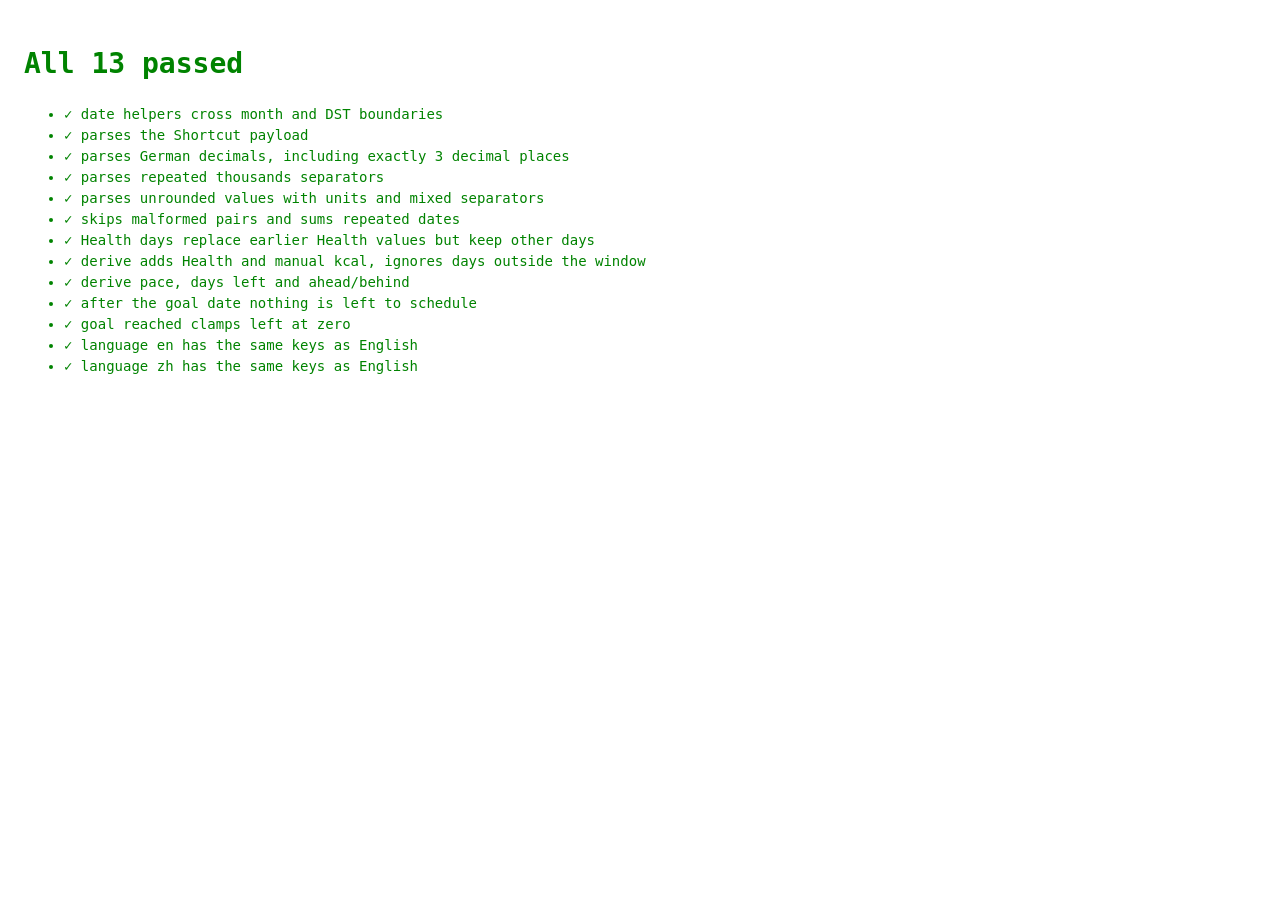
<file: tests.html>
<!doctype html>
<!-- Model tests. Serve the folder (python3 -m http.server) and open /tests.html. -->
<html lang="en">
<head><meta charset="utf-8"><title>Burn Goal Tests</title>
<style>body { font: 14px/1.5 ui-monospace, Menlo, monospace; padding: 16px; } .pass { color: #008300; } .fail { color: #c62828; }</style>
</head>
<body>
<h1 id="summary">Running…</h1>
<ul id="out"></ul>
<script type="module">
import { derive, parseHealthPayload, mergeHealth, defaultState, addDays, diffDays } from './src/model.js';
import { LANGS } from './src/i18n.js';

const results = [];
const test = (name, fn) => { try { fn(); results.push([name, null]); } catch (e) { results.push([name, e.message]); } };
const eq = (a, b) => { if (JSON.stringify(a) !== JSON.stringify(b)) throw new Error(`expected ${JSON.stringify(b)}, got ${JSON.stringify(a)}`); };

const base = { ...defaultState('2026-10-01'), goalDate: '2026-11-30', goalKcal: 9240 };

test('date helpers cross month and DST boundaries', () => {
  eq(addDays('2026-10-31', 1), '2026-11-01');
  eq(diffDays('2026-10-24', '2026-10-26'), 2);   // EU DST ends 25 Oct 2026
});

test('parses the Shortcut payload', () => {
  eq(parseHealthPayload('2026-10-01:412;2026-10-02:388'), { '2026-10-01': 412, '2026-10-02': 388 });
});

test('parses German decimals, including exactly 3 decimal places', () => {
  eq(parseHealthPayload('2026-10-01:412,6;2026-10-02:11,234;2026-10-03:11.234 kcal'), { '2026-10-01': 413, '2026-10-02': 11, '2026-10-03': 11 });
});

test('parses repeated thousands separators', () => {
  eq(parseHealthPayload('2026-10-01:1.234.567;2026-10-02:1,234,567'), { '2026-10-01': 1234567, '2026-10-02': 1234567 });
});

test('parses unrounded values with units and mixed separators', () => {
  eq(parseHealthPayload('2026-10-01:412.6 kcal;2026-10-02:1.234,5 kcal;2026-10-03:1,234.5'), { '2026-10-01': 413, '2026-10-02': 1235, '2026-10-03': 1235 });
});

test('skips malformed pairs and sums repeated dates', () => {
  eq(parseHealthPayload('junk;2026-10-01:100;10/02/2026:5;2026-10-01:50;2026-10-03:-4;2026-10-04:abc;'), { '2026-10-01': 150 });
});

test('Health days replace earlier Health values but keep other days', () => {
  const s = mergeHealth({ ...base, health: { '2026-10-01': 100, '2026-10-02': 200 } }, { '2026-10-02': 250 }, 't');
  eq(s.health, { '2026-10-01': 100, '2026-10-02': 250 });
});

test('derive adds Health and manual kcal, ignores days outside the window', () => {
  const s = { ...base, health: { '2026-09-30': 999, '2026-10-01': 300 }, entries: [{ id: 'a', date: '2026-10-01', activity: 'Run', kcal: 200 }, { id: 'b', date: '2026-12-01', activity: 'Run', kcal: 999 }] };
  const D = derive(s, '2026-10-02');
  eq(D.burned, 500);
  eq(D.left, 8740);
  eq(D.byDay, { '2026-10-01': 500 });
});

test('derive pace, days left and ahead/behind', () => {
  const D = derive({ ...base, health: { '2026-10-01': 100 } }, '2026-10-02');
  eq(D.totalDays, 61);
  eq(D.daysLeft, 60);
  eq(Math.round(D.pace), 151);
  eq(Math.round(D.delta), Math.round(100 - 9240 / 61));
  eq(Math.round(D.neededPerDay), Math.round(9140 / 60));
});

test('after the goal date nothing is left to schedule', () => {
  const D = derive(base, '2026-12-05');
  eq(D.daysLeft, 0);
  eq(D.neededPerDay, 9240);
});

test('goal reached clamps left at zero', () => {
  eq(derive({ ...base, health: { '2026-10-01': 10000 } }, '2026-10-02').left, 0);
});

const en = LANGS.find(l => l.code === 'en');
for (const l of LANGS) test(`language ${l.code} has the same keys as English`, () => {
  for (const f of ['code', 'flag', 'name', 'locale']) if (!l[f]) throw new Error(`missing ${f}`);
  eq(Object.keys(l.strings).filter(k => !(k in en.strings)), []);
  eq(Object.keys(en.strings).filter(k => !(k in l.strings)), []);
  eq(Object.keys(en.strings).filter(k => typeof l.strings[k] !== typeof en.strings[k]), []);
});

const failed = results.filter(r => r[1]);
document.getElementById('out').innerHTML = results.map(([n, err]) =>
  `<li class="${err ? 'fail' : 'pass'}">${err ? '✗' : '✓'} ${n}${err ? ` — ${err}` : ''}</li>`).join('');
const summary = document.getElementById('summary');
summary.textContent = failed.length ? `${failed.length} of ${results.length} FAILED` : `All ${results.length} passed`;
summary.className = failed.length ? 'fail' : 'pass';
</script>
</body>
</html>
</file>
<file: style.css>
:root {
  color-scheme: light;
  --surface-0: #f4f3f0;
  --surface-1: #fcfcfb;
  --border: #e2e0da;
  --text-primary: #0b0b0b;
  --text-secondary: #52514e;
  --text-muted: #85837d;
  --series-1: #2a78d6;
  --series-1-wash: rgba(42, 120, 214, .10);
  --pace: #a9a79f;
  --goal: #e34948;
  --good: #008300;
  --warn: #b86e00;
  --fat: #f7e4a4; --fat-edge: #e0c066; --fat-shade: #efd27f; --fat-marble: #fff4cf;
  --heat-a: rgba(235, 104, 52, .28); --heat-b: rgba(235, 104, 52, 0);
}
@media (prefers-color-scheme: dark) {
  :root:not([data-theme="light"]) {
    color-scheme: dark;
    --surface-0: #121211; --surface-1: #1a1a19; --border: #34332f;
    --text-primary: #f0efec; --text-secondary: #c3c2b7; --text-muted: #8f8d85;
    --series-1: #3987e5; --series-1-wash: rgba(57, 135, 229, .14); --pace: #6c6a63;
    --goal: #e66767; --good: #3fae3f; --warn: #e0a030;
    --fat: #e9cf7f; --fat-edge: #c9a645; --fat-shade: #d9b95e; --fat-marble: #f6e3a8;
    --heat-a: rgba(217, 89, 38, .35); --heat-b: rgba(217, 89, 38, 0);
  }
}

* { box-sizing: border-box; }
body { margin: 0; background: var(--surface-0); color: var(--text-primary);
       font: 15px/1.45 -apple-system, BlinkMacSystemFont, "Segoe UI", Roboto, sans-serif; }
button, input { font: inherit; color: inherit; }
input { background: var(--surface-1); border: 1px solid var(--border); border-radius: 8px; padding: 8px 10px; min-width: 0; }
button { cursor: pointer; border: 1px solid var(--border); background: var(--surface-1); border-radius: 8px; padding: 8px 12px; }
button.primary { background: var(--series-1); border-color: var(--series-1); color: #fff; font-weight: 600; }
button.link { border: 0; background: none; padding: 0; color: var(--series-1); }
.muted { color: var(--text-muted); }
.num { font-variant-numeric: tabular-nums; }
.card { width: 100%; background: var(--surface-1); border: 1px solid var(--border); border-radius: 14px; padding: 16px; }
.card h2 { margin: 0 0 8px; font-size: 16px; }

.app { max-width: 600px; margin: 0 auto; padding: max(20px, env(safe-area-inset-top)) 16px 40px;
       display: flex; flex-direction: column; align-items: center; gap: 16px; }
.top { width: 100%; display: flex; justify-content: space-between; align-items: center; }
.top-actions { display: flex; gap: 14px; align-items: center; }
/* The flag shows the language; an invisible native select on top of it opens the system picker */
.lang { position: relative; font-size: 22px; line-height: 1; cursor: pointer; }
.lang select { position: absolute; inset: 0; width: 100%; opacity: 0; cursor: pointer; font-size: 16px; }
.lang:focus-within { outline: 2px solid var(--series-1); outline-offset: 3px; border-radius: 4px; }

/* Headline + fat block */
.count { text-align: center; }
.count .big { font-size: 64px; font-weight: 700; line-height: 1; letter-spacing: -1px; }
.count .sub { color: var(--text-secondary); margin-top: 6px; }
.status { font-size: 14px; margin-top: 4px; }
.status.good > span:first-child { color: var(--good); }
.status.warn > span:first-child { color: var(--warn); }
.status > span:last-child { color: var(--text-secondary); }
.fat { width: min(420px, 100%); background: radial-gradient(ellipse 60% 22% at 50% 90%, var(--heat-a), var(--heat-b) 75%); }
.fat svg { width: 100%; height: auto; display: block; }
.fat .fat-goal { font-size: 11px; fill: var(--text-muted); }
.fat .fat-done { font-size: 22px; font-weight: 700; fill: var(--text-primary); }
.drip { transform-box: fill-box; transform-origin: 50% 0; animation: drip 2.6s ease-in-out infinite; }
.drop { transform-box: fill-box; animation: fall 2.2s ease-in infinite; }
@keyframes drip { 0%, 100% { transform: scaleY(.55); } 50% { transform: scaleY(1.15); } }
@keyframes fall { 0% { transform: translateY(0); opacity: 0; } 15%, 85% { opacity: 1; } 100% { transform: translateY(var(--fall, 60px)); opacity: 0; } }
@media (prefers-reduced-motion: reduce) { .drip, .drop { animation: none; } }

.facts { display: flex; gap: 24px; justify-content: center; flex-wrap: wrap; color: var(--text-secondary); font-size: 14px; }
.facts b { color: var(--text-primary); font-size: 18px; display: block; text-align: center; }

/* Logging */
.chips { display: flex; gap: 8px; flex-wrap: wrap; justify-content: center; }
.chips button { border-radius: 999px; padding: 10px 14px; }
.chips button:active { transform: scale(.96); }
.custom { display: flex; gap: 8px; justify-content: center; }
.custom input { width: 150px; }
.sync { margin: 0; font-size: 13px; text-align: center; }

/* Chart */
.chart-wrap { position: relative; }
.chart-wrap svg { display: block; touch-action: pan-y; }
.chart-wrap text { fill: var(--text-muted); font-size: 11px; }
.chart-wrap text.strong { fill: var(--text-primary); font-weight: 600; }
.chart-wrap .grid { stroke: var(--border); }
.chart-wrap .pace { stroke: var(--pace); stroke-width: 2; stroke-dasharray: 1 5; stroke-linecap: round; }
.chart-wrap .projection { stroke: var(--series-1); stroke-opacity: .55; stroke-width: 2; stroke-dasharray: 6 5; }
.chart-wrap .goal { stroke: var(--goal); stroke-width: 1.5; stroke-dasharray: 6 4; }
.chart-wrap .today, .chart-wrap .crosshair { stroke: var(--text-muted); stroke-width: 1; }
.chart-wrap .area { fill: var(--series-1-wash); }
.chart-wrap .burned { fill: none; stroke: var(--series-1); stroke-width: 2; stroke-linejoin: round; stroke-linecap: round; }
.chart-wrap .dot { fill: var(--series-1); stroke: var(--surface-1); stroke-width: 2; }
.tip { position: absolute; pointer-events: none; background: var(--surface-1); border: 1px solid var(--border); border-radius: 8px;
       padding: 8px 10px; font-size: 13px; box-shadow: 0 4px 16px rgba(0, 0, 0, .12); white-space: nowrap; }
.legend { display: flex; gap: 6px 16px; flex-wrap: wrap; font-size: 13px; color: var(--text-secondary); margin-top: 6px; }
.legend .key { display: inline-block; width: 18px; height: 0; vertical-align: middle; margin-right: 6px; border-top: 2px solid; }
.legend .key.burned { border-color: var(--series-1); }
.legend .key.pace { border-color: var(--pace); border-top-style: dotted; }
.legend .key.projection { border-color: var(--series-1); border-top-style: dashed; opacity: .55; }
.legend .key.goal { border-color: var(--goal); border-top-style: dashed; }

/* History */
.history summary { cursor: pointer; font-weight: 600; }
.history ul { list-style: none; padding: 0; margin: 8px 0 0; }
.history li { padding: 8px 0; border-bottom: 1px solid var(--border); font-size: 14px; }
.history .day, .history .row { display: flex; justify-content: space-between; gap: 8px; }
.history .row { padding-left: 12px; font-size: 13px; }

/* Settings + toast */
dialog { border: 1px solid var(--border); border-radius: 14px; background: var(--surface-1); color: var(--text-primary);
         padding: 20px; width: min(360px, calc(100vw - 32px)); }
dialog form { display: grid; gap: 10px; }
dialog label { display: grid; gap: 4px; font-size: 13px; color: var(--text-secondary); }
dialog .actions { display: flex; gap: 8px; justify-content: flex-end; }
.toast { position: fixed; top: max(18px, env(safe-area-inset-top)); left: 50%; transform: translateX(-50%);
         background: var(--text-primary); color: var(--surface-1); padding: 8px 14px; border-radius: 999px;
         font-weight: 600; opacity: 0; transition: opacity .3s; pointer-events: none; white-space: nowrap; }
.toast.show { opacity: 1; }
</file>
